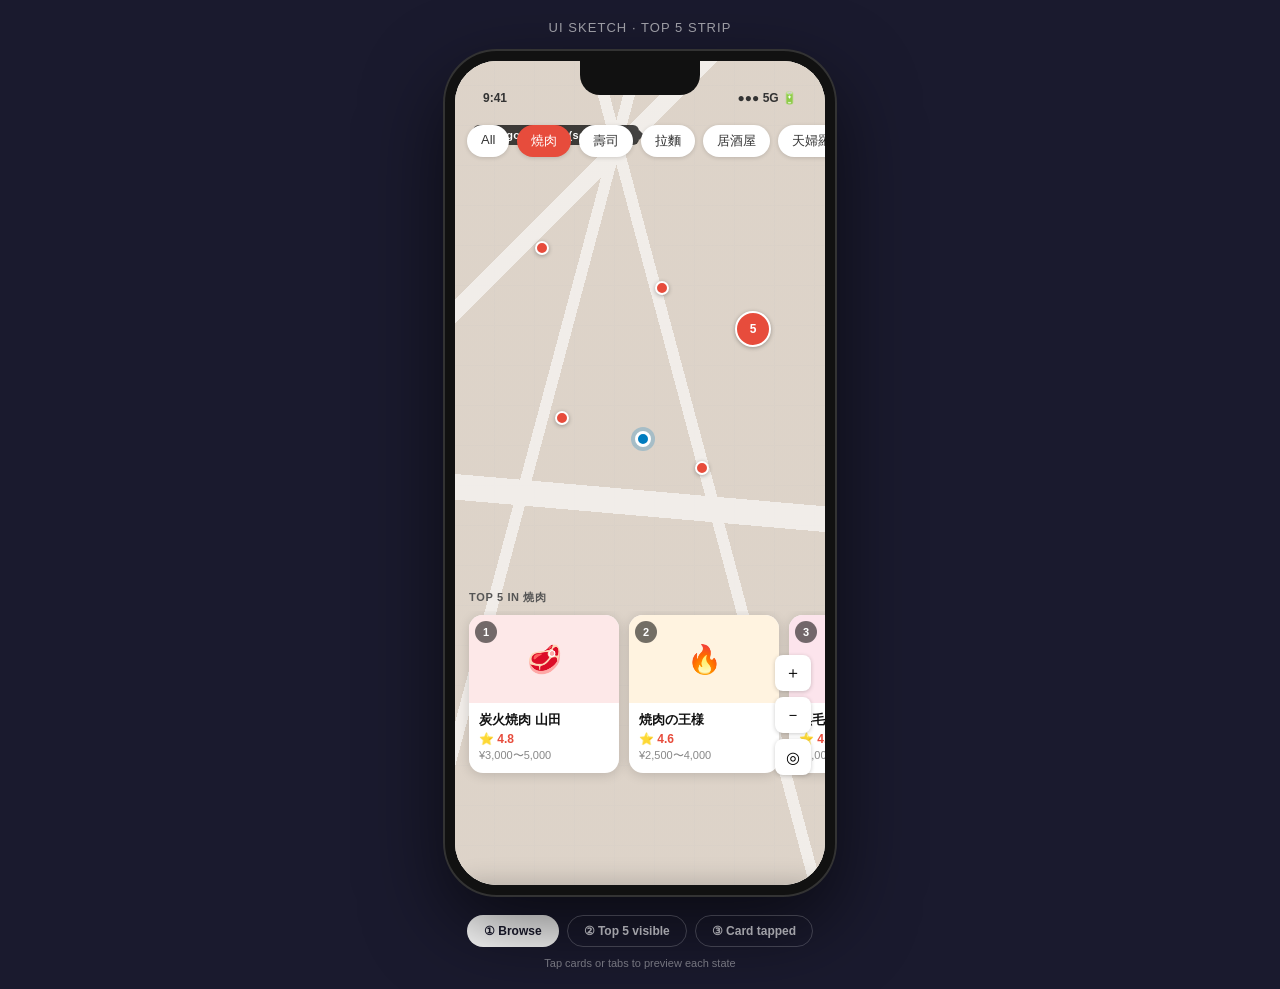
<file: map/sketch.html>
<!DOCTYPE html>
<html lang="en">
<head>
  <meta charset="UTF-8">
  <meta name="viewport" content="width=device-width, initial-scale=1.0, maximum-scale=1.0, user-scalable=no">
  <title>UI Sketch – Top 5 Restaurants</title>
  <style>
    * { box-sizing: border-box; margin: 0; padding: 0; }

    body {
      font-family: -apple-system, BlinkMacSystemFont, "Segoe UI", sans-serif;
      background: #1a1a2e;
      display: flex;
      flex-direction: column;
      align-items: center;
      justify-content: center;
      min-height: 100vh;
      padding: 20px;
    }

    h1 {
      color: #fff;
      font-size: 13px;
      font-weight: 500;
      letter-spacing: 0.08em;
      text-transform: uppercase;
      margin-bottom: 16px;
      opacity: 0.6;
    }

    /* ── Phone frame ── */
    .phone {
      width: 390px;
      height: 844px;
      background: #e8e8e8;
      border-radius: 52px;
      border: 10px solid #111;
      box-shadow: 0 0 0 2px #333, 0 30px 80px rgba(0,0,0,0.6);
      position: relative;
      overflow: hidden;
      flex-shrink: 0;
    }

    /* notch */
    .phone::before {
      content: "";
      position: absolute;
      top: 0; left: 50%;
      transform: translateX(-50%);
      width: 120px; height: 34px;
      background: #111;
      border-radius: 0 0 20px 20px;
      z-index: 100;
    }

    /* ── Map background ── */
    .map-bg {
      position: absolute;
      inset: 0;
      background:
        linear-gradient(rgba(220,210,200,0.9), rgba(220,210,200,0.9)),
        repeating-linear-gradient(0deg, transparent, transparent 39px, #ccc 39px, #ccc 40px),
        repeating-linear-gradient(90deg, transparent, transparent 39px, #ccc 39px, #ccc 40px);
      background-color: #e8dfd0;
    }

    /* fake roads */
    .map-bg::before {
      content: "";
      position: absolute;
      inset: 0;
      background:
        linear-gradient(105deg, transparent 30%, #fff 30%, #fff 32%, transparent 32%),
        linear-gradient(  5deg, transparent 45%, #fff 45%, #fff 48%, transparent 48%),
        linear-gradient( 75deg, transparent 60%, #fff 60%, #fff 62%, transparent 62%),
        linear-gradient(135deg, transparent 20%, #fff 20%, #fff 22%, transparent 22%);
      opacity: 0.6;
    }

    /* map pins */
    .pin {
      position: absolute;
      width: 14px; height: 14px;
      border-radius: 50%;
      background: #e74c3c;
      border: 2px solid #fff;
      box-shadow: 0 1px 4px rgba(0,0,0,0.3);
    }
    .pin.selected {
      background: #c0392b;
      width: 18px; height: 18px;
      box-shadow: 0 0 0 4px rgba(192,57,43,0.25);
    }
    .pin.cluster {
      width: 36px; height: 36px;
      background: #e74c3c;
      color: #fff;
      font-size: 12px;
      font-weight: 700;
      display: flex; align-items: center; justify-content: center;
      border-radius: 50%;
      border: 2px solid #fff;
    }

    /* user dot */
    .user-dot {
      position: absolute;
      width: 16px; height: 16px;
      border-radius: 50%;
      background: #007cbf;
      border: 3px solid #fff;
      box-shadow: 0 0 0 4px rgba(0,124,191,0.25);
    }

    /* ── Status bar ── */
    .status-bar {
      position: absolute;
      top: 0; left: 0; right: 0;
      height: 50px;
      display: flex;
      align-items: flex-end;
      justify-content: space-between;
      padding: 0 28px 6px;
      z-index: 20;
      font-size: 12px;
      font-weight: 600;
      color: #333;
    }

    /* ── Category chips ── */
    .category-chips {
      position: absolute;
      top: 56px; left: 0; right: 0;
      display: flex;
      gap: 8px;
      padding: 8px 12px;
      overflow-x: auto;
      z-index: 10;
      -ms-overflow-style: none;
      scrollbar-width: none;
    }
    .category-chips::-webkit-scrollbar { display: none; }

    .chip {
      flex-shrink: 0;
      background: #fff;
      border: none;
      border-radius: 20px;
      padding: 7px 14px;
      font-size: 13px;
      font-weight: 500;
      color: #333;
      box-shadow: 0 1px 4px rgba(0,0,0,0.15);
      cursor: pointer;
      transition: all 0.18s;
      white-space: nowrap;
      user-select: none;
    }
    .chip.active {
      background: #e74c3c;
      color: #fff;
    }
    .chip:active { transform: scale(0.95); }

    /* ── Top-5 strip ── */
    .top5-strip {
      position: absolute;
      bottom: 100px;
      left: 0; right: 0;
      z-index: 10;
      transition: transform 0.3s ease, opacity 0.3s ease;
    }

    .top5-strip.hidden {
      transform: translateY(20px);
      opacity: 0;
      pointer-events: none;
    }

    .top5-label {
      font-size: 11px;
      font-weight: 700;
      color: #555;
      letter-spacing: 0.06em;
      text-transform: uppercase;
      padding: 0 14px 6px;
    }

    .top5-cards {
      display: flex;
      gap: 10px;
      padding: 4px 14px 12px;
      overflow-x: auto;
      -ms-overflow-style: none;
      scrollbar-width: none;
    }
    .top5-cards::-webkit-scrollbar { display: none; }

    .rest-card {
      flex-shrink: 0;
      width: 150px;
      background: #fff;
      border-radius: 14px;
      box-shadow: 0 2px 12px rgba(0,0,0,0.15);
      overflow: hidden;
      cursor: pointer;
      transition: transform 0.15s;
      user-select: none;
    }
    .rest-card:active { transform: scale(0.96); }

    .card-img {
      width: 100%;
      height: 88px;
      object-fit: cover;
      display: block;
      background: #ddd;
      position: relative;
    }

    .card-img-placeholder {
      width: 100%;
      height: 88px;
      display: flex;
      align-items: center;
      justify-content: center;
      font-size: 28px;
    }

    .card-rank {
      position: absolute;
      top: 6px; left: 6px;
      width: 22px; height: 22px;
      border-radius: 50%;
      background: rgba(0,0,0,0.55);
      color: #fff;
      font-size: 11px;
      font-weight: 700;
      display: flex;
      align-items: center;
      justify-content: center;
      backdrop-filter: blur(2px);
    }

    .card-body {
      padding: 8px 10px 10px;
    }
    .card-name {
      font-size: 13px;
      font-weight: 600;
      color: #111;
      white-space: nowrap;
      overflow: hidden;
      text-overflow: ellipsis;
      margin-bottom: 3px;
    }
    .card-rating {
      font-size: 12px;
      color: #e74c3c;
      font-weight: 600;
      margin-bottom: 2px;
    }
    .card-price {
      font-size: 11px;
      color: #888;
    }

    /* ── Map controls (bottom-right) ── */
    .map-controls {
      position: absolute;
      bottom: 110px;
      right: 14px;
      z-index: 10;
      display: flex;
      flex-direction: column;
      gap: 6px;
    }
    .map-btn {
      width: 36px; height: 36px;
      background: #fff;
      border-radius: 8px;
      box-shadow: 0 1px 4px rgba(0,0,0,0.2);
      display: flex;
      align-items: center;
      justify-content: center;
      font-size: 16px;
      cursor: pointer;
    }

    /* ── Bottom sheet ── */
    .bottom-sheet {
      position: absolute;
      left: 0; right: 0; bottom: 0;
      background: #fff;
      border-radius: 20px 20px 0 0;
      box-shadow: 0 -4px 24px rgba(0,0,0,0.18);
      z-index: 50;
      max-height: 72%;
      overflow-y: auto;
      transform: translateY(100%);
      transition: transform 0.32s cubic-bezier(0.32, 0.72, 0, 1);
    }
    .bottom-sheet.open {
      transform: translateY(0);
    }

    .bs-handle {
      width: 36px; height: 4px;
      background: #ddd;
      border-radius: 2px;
      margin: 10px auto 0;
    }

    .bs-header {
      display: flex;
      gap: 12px;
      padding: 14px 16px;
    }

    .bs-info { flex: 1; min-width: 0; }

    .bs-name {
      font-size: 17px;
      font-weight: 700;
      color: #111;
      margin-bottom: 3px;
    }
    .bs-address {
      font-size: 12px;
      color: #888;
      margin-bottom: 5px;
    }
    .bs-cats {
      font-size: 12px;
      color: #e74c3c;
      margin-bottom: 6px;
    }
    .bs-meta {
      font-size: 13px;
      color: #333;
      font-weight: 600;
    }
    .bs-prices {
      font-size: 12px;
      color: #555;
      margin-bottom: 4px;
      display: flex;
      flex-direction: column;
      gap: 2px;
    }

    .bs-photo {
      width: 90px;
      height: 90px;
      border-radius: 10px;
      object-fit: cover;
      background: #f0f0f0;
      flex-shrink: 0;
      display: flex;
      align-items: center;
      justify-content: center;
      font-size: 32px;
    }

    .bs-divider {
      height: 1px;
      background: #f0f0f0;
      margin: 0 16px;
    }

    .bs-actions {
      display: flex;
      gap: 10px;
      padding: 14px 16px 20px;
    }
    .bs-btn {
      flex: 1;
      padding: 12px;
      border-radius: 12px;
      border: none;
      font-size: 14px;
      font-weight: 600;
      cursor: pointer;
      text-align: center;
      transition: opacity 0.15s;
    }
    .bs-btn:active { opacity: 0.7; }
    .bs-btn.primary { background: #e74c3c; color: #fff; }
    .bs-btn.secondary { background: #f2f2f2; color: #333; }

    /* ── Overlay ── */
    .overlay {
      position: absolute;
      inset: 0;
      z-index: 40;
      display: none;
    }
    .overlay.visible { display: block; }

    /* ── Annotation callouts ── */
    .annotations {
      position: absolute;
      inset: 0;
      pointer-events: none;
      z-index: 5;
    }

    .anno {
      position: absolute;
      background: rgba(0,0,0,0.72);
      color: #fff;
      font-size: 11px;
      font-weight: 600;
      padding: 4px 8px;
      border-radius: 6px;
      white-space: nowrap;
      letter-spacing: 0.03em;
    }
    .anno::after {
      content: "";
      position: absolute;
      border: 5px solid transparent;
    }
    .anno.right::after {
      left: 100%;
      top: 50%;
      transform: translateY(-50%);
      border-left-color: rgba(0,0,0,0.72);
    }
    .anno.left::after {
      right: 100%;
      top: 50%;
      transform: translateY(-50%);
      border-right-color: rgba(0,0,0,0.72);
    }
    .anno.bottom::after {
      top: 100%;
      left: 50%;
      transform: translateX(-50%);
      border-top-color: rgba(0,0,0,0.72);
    }

    /* ── State switcher (outside phone) ── */
    .state-switcher {
      display: flex;
      gap: 8px;
      margin-top: 20px;
    }
    .state-btn {
      padding: 8px 16px;
      border-radius: 20px;
      border: 1.5px solid rgba(255,255,255,0.3);
      background: transparent;
      color: #fff;
      font-size: 12px;
      font-weight: 600;
      cursor: pointer;
      transition: all 0.18s;
      opacity: 0.6;
    }
    .state-btn.active {
      background: #fff;
      color: #1a1a2e;
      opacity: 1;
    }

    .legend {
      color: rgba(255,255,255,0.45);
      font-size: 11px;
      margin-top: 10px;
      text-align: center;
    }
  </style>
</head>
<body>

<h1>UI Sketch · Top 5 Strip</h1>

<div class="phone" id="phone">

  <!-- Map background -->
  <div class="map-bg"></div>

  <!-- Map pins -->
  <div class="pin" style="top:180px;left:80px"></div>
  <div class="pin" style="top:220px;left:200px"></div>
  <div class="pin selected" id="selected-pin" style="top:300px;left:160px;display:none"></div>
  <div class="pin cluster" style="top:250px;left:280px">5</div>
  <div class="pin" style="top:350px;left:100px"></div>
  <div class="pin" style="top:400px;left:240px"></div>
  <div class="user-dot" style="top:370px;left:180px"></div>

  <!-- Status bar -->
  <div class="status-bar">
    <span>9:41</span>
    <span>●●● 5G 🔋</span>
  </div>

  <!-- Category chips -->
  <div class="category-chips">
    <div class="chip" onclick="selectAll(this)">All</div>
    <div class="chip active" onclick="selectChip(this)">燒肉</div>
    <div class="chip" onclick="selectChip(this)">壽司</div>
    <div class="chip" onclick="selectChip(this)">拉麵</div>
    <div class="chip" onclick="selectChip(this)">居酒屋</div>
    <div class="chip" onclick="selectChip(this)">天婦羅</div>
    <div class="chip" onclick="selectChip(this)">More ▾</div>
  </div>

  <!-- Top 5 strip -->
  <div class="top5-strip" id="top5-strip">
    <div class="top5-label" id="strip-label">Top 5 in 燒肉</div>
    <div class="top5-cards">

      <div class="rest-card" onclick="openSheet(0)">
        <div style="position:relative">
          <div class="card-img-placeholder" style="background:#fde8e8;">🥩</div>
          <div class="card-rank">1</div>
        </div>
        <div class="card-body">
          <div class="card-name">炭火焼肉 山田</div>
          <div class="card-rating">⭐ 4.8</div>
          <div class="card-price">¥3,000〜5,000</div>
        </div>
      </div>

      <div class="rest-card" onclick="openSheet(1)">
        <div style="position:relative">
          <div class="card-img-placeholder" style="background:#fff3e0;">🔥</div>
          <div class="card-rank">2</div>
        </div>
        <div class="card-body">
          <div class="card-name">焼肉の王様</div>
          <div class="card-rating">⭐ 4.6</div>
          <div class="card-price">¥2,500〜4,000</div>
        </div>
      </div>

      <div class="rest-card" onclick="openSheet(2)">
        <div style="position:relative">
          <div class="card-img-placeholder" style="background:#fce4ec;">🍖</div>
          <div class="card-rank">3</div>
        </div>
        <div class="card-body">
          <div class="card-name">黒毛和牛 寿楽</div>
          <div class="card-rating">⭐ 4.5</div>
          <div class="card-price">¥5,000〜8,000</div>
        </div>
      </div>

      <div class="rest-card" onclick="openSheet(3)">
        <div style="position:relative">
          <div class="card-img-placeholder" style="background:#f3e5f5;">🍴</div>
          <div class="card-rank">4</div>
        </div>
        <div class="card-body">
          <div class="card-name">牛角 名古屋店</div>
          <div class="card-rating">⭐ 4.3</div>
          <div class="card-price">¥2,000〜3,500</div>
        </div>
      </div>

      <div class="rest-card" onclick="openSheet(4)">
        <div style="position:relative">
          <div class="card-img-placeholder" style="background:#e8f5e9;">🫕</div>
          <div class="card-rank">5</div>
        </div>
        <div class="card-body">
          <div class="card-name">炭焼き一番</div>
          <div class="card-rating">⭐ 4.2</div>
          <div class="card-price">¥1,800〜3,000</div>
        </div>
      </div>

    </div>
  </div>

  <!-- Map controls -->
  <div class="map-controls">
    <div class="map-btn">＋</div>
    <div class="map-btn">－</div>
    <div class="map-btn">◎</div>
  </div>

  <!-- Overlay to close sheet -->
  <div class="overlay" id="overlay" onclick="closeSheet()"></div>

  <!-- Bottom sheet (restaurant detail) -->
  <div class="bottom-sheet" id="bottom-sheet">
    <div class="bs-handle"></div>
    <div class="bs-header">
      <div class="bs-info">
        <div class="bs-name" id="bs-name">炭火焼肉 山田</div>
        <div class="bs-address">名古屋市中区栄3-1-1</div>
        <div class="bs-cats">燒肉 · 和牛</div>
        <div class="bs-prices">
          <span>🍱 Lunch: ¥1,500〜2,500</span>
          <span>🍽 Dinner: ¥3,000〜5,000</span>
        </div>
        <div class="bs-meta" id="bs-rating">⭐ 4.8 &nbsp;·&nbsp; 👶 OK</div>
      </div>
      <div class="bs-photo">🥩</div>
    </div>
    <div class="bs-divider"></div>
    <div class="bs-actions">
      <button class="bs-btn primary">📍 Google Maps</button>
      <button class="bs-btn secondary">🍽 Tabelog</button>
    </div>
  </div>

  <!-- Annotations layer -->
  <div class="annotations" id="annotations">
    <div class="anno right" style="top:64px;left:18px">Category chips (scrollable)</div>
    <div class="anno left" style="top:64px;right:18px;display:none" id="anno-sheet">Swipe down to close</div>
  </div>

</div>

<!-- State tabs -->
<div class="state-switcher">
  <button class="state-btn active" onclick="setView('browse')">① Browse</button>
  <button class="state-btn" onclick="setView('strip')">② Top 5 visible</button>
  <button class="state-btn" onclick="setView('detail')">③ Card tapped</button>
</div>
<div class="legend">Tap cards or tabs to preview each state</div>

<script>
  const restaurants = [
    { name:"炭火焼肉 山田", rating:"4.8", emoji:"🥩" },
    { name:"焼肉の王様",    rating:"4.6", emoji:"🔥" },
    { name:"黒毛和牛 寿楽", rating:"4.5", emoji:"🍖" },
    { name:"牛角 名古屋店", rating:"4.3", emoji:"🍴" },
    { name:"炭焼き一番",   rating:"4.2", emoji:"🫕" },
  ];

  function setView(view) {
    document.querySelectorAll(".state-btn").forEach(b => b.classList.remove("active"));
    event.target.classList.add("active");

    const strip  = document.getElementById("top5-strip");
    const sheet  = document.getElementById("bottom-sheet");
    const overlay = document.getElementById("overlay");
    const pin    = document.getElementById("selected-pin");
    const chips  = document.querySelector(".category-chips");

    // reset
    strip.classList.remove("hidden");
    sheet.classList.remove("open");
    overlay.classList.remove("visible");
    pin.style.display = "none";

    if (view === "browse") {
      // No category selected – hide strip, chips all unselected
      strip.classList.add("hidden");
      chips.querySelectorAll(".chip").forEach(c => c.classList.remove("active"));
      chips.querySelectorAll(".chip")[0].classList.add("active"); // "All"
    } else if (view === "strip") {
      // Category active, strip visible
      chips.querySelectorAll(".chip").forEach(c => c.classList.remove("active"));
      chips.querySelectorAll(".chip")[1].classList.add("active"); // 燒肉
    } else if (view === "detail") {
      // Card tapped → bottom sheet open, pin shown
      chips.querySelectorAll(".chip").forEach(c => c.classList.remove("active"));
      chips.querySelectorAll(".chip")[1].classList.add("active");
      pin.style.display = "block";
      sheet.classList.add("open");
      overlay.classList.add("visible");
    }
  }

  function selectChip(el) {
    document.querySelectorAll(".chip").forEach(c => c.classList.remove("active"));
    el.classList.add("active");
    const label = document.getElementById("strip-label");
    label.textContent = "Top 5 in " + el.textContent;
    document.getElementById("top5-strip").classList.remove("hidden");
    closeSheet();
  }

  function selectAll(el) {
    document.querySelectorAll(".chip").forEach(c => c.classList.remove("active"));
    el.classList.add("active");
    document.getElementById("top5-strip").classList.add("hidden");
    closeSheet();
  }

  function openSheet(idx) {
    const r = restaurants[idx];
    document.getElementById("bs-name").textContent = r.name;
    document.getElementById("bs-rating").innerHTML = `⭐ ${r.rating} &nbsp;·&nbsp; 👶 OK`;
    document.getElementById("selected-pin").style.display = "block";
    document.getElementById("bottom-sheet").classList.add("open");
    document.getElementById("overlay").classList.add("visible");
  }

  function closeSheet() {
    document.getElementById("bottom-sheet").classList.remove("open");
    document.getElementById("overlay").classList.remove("visible");
    document.getElementById("selected-pin").style.display = "none";
  }
</script>
</body>
</html>
</file>
